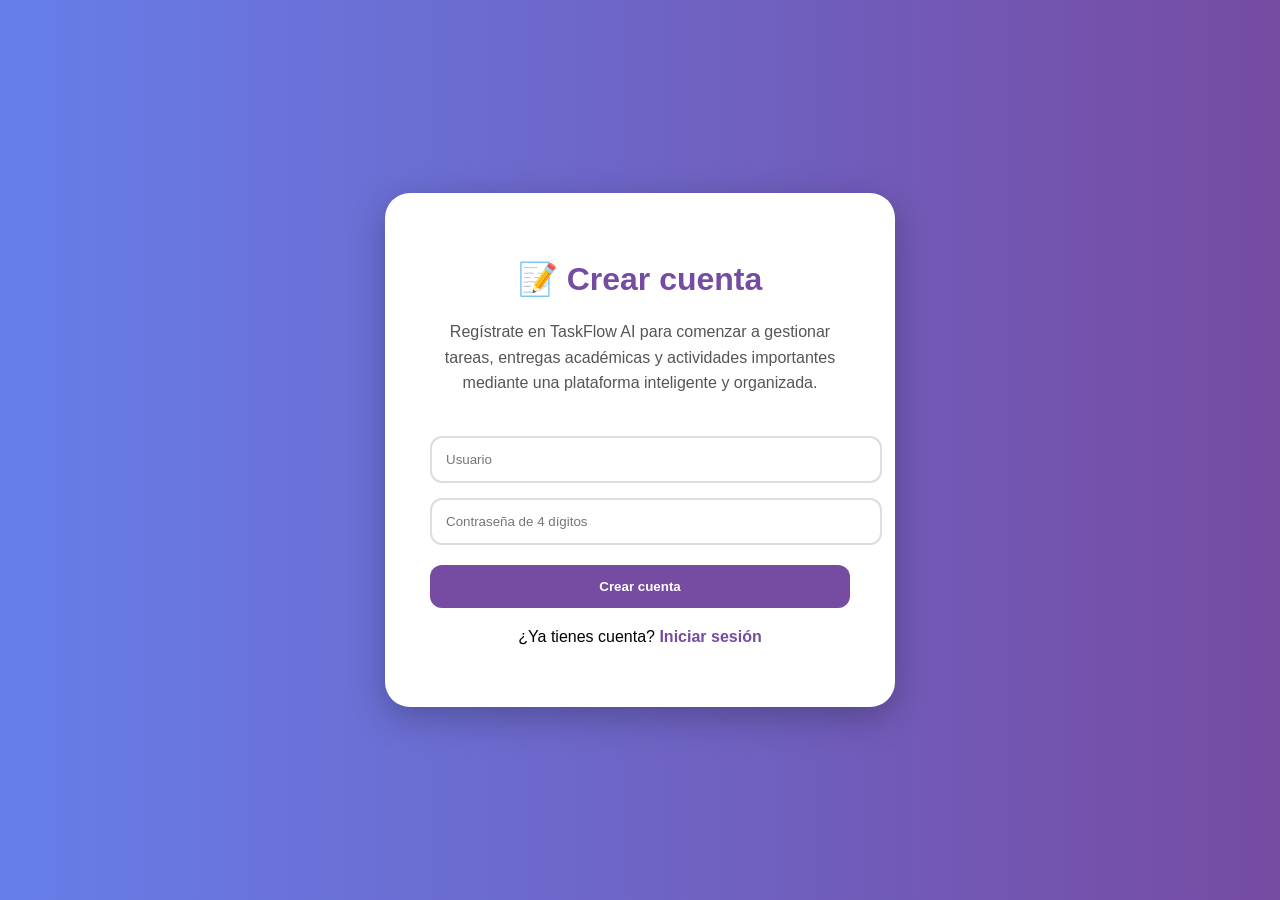
<file: templates/register.html>
<!DOCTYPE html>
<html lang="es">

<head>

    <meta charset="UTF-8">

    <title>Registro - TaskFlow AI</title>

    <style>

        body {

            margin: 0;
            font-family: Arial;
            background: linear-gradient(to right, #667eea, #764ba2);
            display: flex;
            justify-content: center;
            align-items: center;
            height: 100vh;
        }

        .register-box {

            background: white;
            padding: 45px;
            border-radius: 25px;
            width: 420px;
            box-shadow: 0px 10px 35px rgba(0,0,0,0.25);
        }

        h1 {

            text-align: center;
            color: #764ba2;
        }

        .description {

            text-align: center;
            color: #555;
            line-height: 1.6;
            margin-bottom: 25px;
        }

        input {

            width: 100%;
            padding: 14px;
            margin-top: 15px;
            border-radius: 12px;
            border: 2px solid #ddd;
        }

        button {

            width: 100%;
            padding: 14px;
            margin-top: 20px;
            border: none;
            background: #764ba2;
            color: white;
            border-radius: 12px;
            cursor: pointer;
            font-weight: bold;
        }

        p {

            text-align: center;
            margin-top: 20px;
        }

        a {

            color: #764ba2;
            text-decoration: none;
            font-weight: bold;
        }

    </style>

</head>

<body>

<div class="register-box">

    <h1>📝 Crear cuenta</h1>

    <p class="description">

        Regístrate en TaskFlow AI para comenzar a gestionar tareas,
        entregas académicas y actividades importantes mediante
        una plataforma inteligente y organizada.

    </p>

    <form action="/register" method="POST">

        <input
            type="text"
            name="username"
            placeholder="Usuario"
            required
        >

        <input
            type="password"
            name="password"
            placeholder="Contraseña de 4 dígitos"
            maxlength="4"
            required
        >

        <button type="submit">
            Crear cuenta
        </button>

    </form>

    <p>

        ¿Ya tienes cuenta?
        <a href="/">
            Iniciar sesión
        </a>

    </p>

</div>

</body>
</html>
</file>
